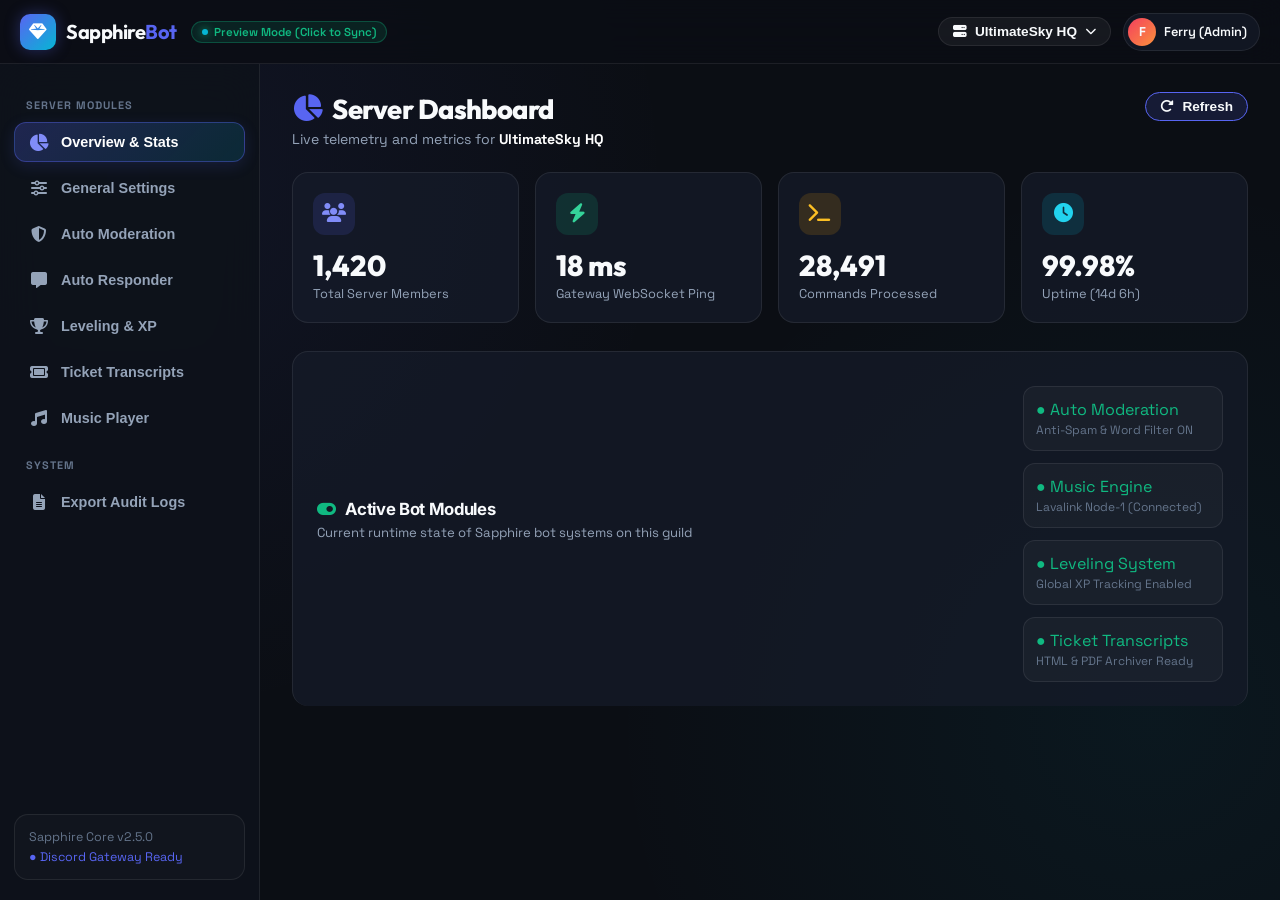
<file: index.html>
<!DOCTYPE html>
<html lang="en">
<head>
    <meta charset="UTF-8">
    <meta name="viewport" content="width=device-width, initial-scale=1.0, maximum-scale=1.0, user-scalable=no">
    <title>Sapphire Bot — Advanced Discord Web Dashboard</title>
    <meta name="description" content="Manage your Discord server with Sapphire Bot: Automod, Leveling, Web Music Player, and Ticket Transcripts.">
    <link rel="preconnect" href="https://fonts.googleapis.com">
    <link rel="preconnect" href="https://fonts.gstatic.com" crossorigin>
    <link href="https://fonts.googleapis.com/css2?family=Outfit:wght@400;500;600;700;800&family=Space+Grotesk:wght@400;500;600;700&family=JetBrains+Mono:wght@400;600&display=swap" rel="stylesheet">
    <link rel="stylesheet" href="https://cdnjs.cloudflare.com/ajax/libs/font-awesome/6.4.2/css/all.min.css">
    <link rel="stylesheet" href="static/css/style.css">
    <style>
        /* Mobile-First Refined Dashboard Enhancements */
        :root {
            --bg-base: #0B0E14;
            --bg-sidebar: rgba(14, 18, 27, 0.95);
            --bg-card: rgba(22, 28, 42, 0.7);
            --bg-card-hover: rgba(30, 38, 56, 0.85);
            --accent-primary: #5865F2;
            --accent-glow: rgba(88, 101, 242, 0.35);
            --accent-emerald: #10B981;
            --accent-amber: #F59E0B;
            --accent-rose: #F43F5E;
            --accent-cyan: #06B6D4;
            --border-glass: rgba(255, 255, 255, 0.08);
            --border-highlight: rgba(88, 101, 242, 0.4);
            --text-primary: #F8FAFC;
            --text-secondary: #94A3B8;
            --text-muted: #64748B;
        }

        * {
            box-sizing: border-box;
            margin: 0;
            padding: 0;
            -webkit-tap-highlight-color: transparent;
        }

        body {
            font-family: 'Space Grotesk', -apple-system, BlinkMacSystemFont, sans-serif;
            background-color: var(--bg-base);
            color: var(--text-primary);
            min-height: 100vh;
            display: flex;
            flex-direction: column;
            background-image: 
                radial-gradient(circle at 10% 20%, rgba(88, 101, 242, 0.08) 0%, transparent 40%),
                radial-gradient(circle at 90% 80%, rgba(6, 182, 212, 0.06) 0%, transparent 40%);
            background-attachment: fixed;
            overflow-x: hidden;
        }

        /* Top Navbar */
        .dash-navbar {
            height: 64px;
            background: rgba(11, 14, 20, 0.85);
            backdrop-filter: blur(16px);
            border-bottom: 1px solid var(--border-glass);
            display: flex;
            align-items: center;
            justify-content: space-between;
            padding: 0 20px;
            position: sticky;
            top: 0;
            z-index: 100;
        }

        .navbar-left {
            display: flex;
            align-items: center;
            gap: 14px;
        }

        .mobile-menu-btn {
            display: none;
            background: rgba(255, 255, 255, 0.05);
            border: 1px solid var(--border-glass);
            color: var(--text-primary);
            width: 38px;
            height: 38px;
            border-radius: 10px;
            cursor: pointer;
            align-items: center;
            justify-content: center;
            font-size: 1.1rem;
            transition: all 0.2s;
        }

        .mobile-menu-btn:hover {
            background: rgba(255, 255, 255, 0.1);
        }

        .brand-box {
            display: flex;
            align-items: center;
            gap: 10px;
            text-decoration: none;
            color: inherit;
        }

        .brand-logo {
            width: 36px;
            height: 36px;
            background: linear-gradient(135deg, #5865F2, #06B6D4);
            border-radius: 10px;
            display: flex;
            align-items: center;
            justify-content: center;
            color: #fff;
            font-size: 1.1rem;
            box-shadow: 0 0 15px var(--accent-glow);
        }

        .brand-name {
            font-family: 'Outfit', sans-serif;
            font-weight: 700;
            font-size: 1.25rem;
            letter-spacing: -0.5px;
        }

        .brand-name span {
            color: #5865F2;
        }

        .status-pill {
            display: inline-flex;
            align-items: center;
            gap: 6px;
            background: rgba(16, 185, 129, 0.12);
            border: 1px solid rgba(16, 185, 129, 0.3);
            color: var(--accent-emerald);
            padding: 3px 10px;
            border-radius: 20px;
            font-size: 0.72rem;
            font-weight: 600;
        }

        .status-dot {
            width: 6px;
            height: 6px;
            background: var(--accent-emerald);
            border-radius: 50%;
            box-shadow: 0 0 8px var(--accent-emerald);
            animation: pulse-dot 2s infinite;
        }

        @keyframes pulse-dot {
            0%, 100% { transform: scale(1); opacity: 1; }
            50% { transform: scale(1.3); opacity: 0.6; }
        }

        .navbar-right {
            display: flex;
            align-items: center;
            gap: 12px;
        }

        .server-switcher-btn {
            background: rgba(255, 255, 255, 0.05);
            border: 1px solid var(--border-glass);
            color: var(--text-primary);
            padding: 6px 14px;
            border-radius: 20px;
            font-size: 0.85rem;
            font-weight: 600;
            display: flex;
            align-items: center;
            gap: 8px;
            cursor: pointer;
            transition: all 0.2s;
        }

        .server-switcher-btn:hover {
            border-color: var(--border-highlight);
            background: rgba(88, 101, 242, 0.15);
        }

        .user-profile-badge {
            display: flex;
            align-items: center;
            gap: 8px;
            background: var(--bg-card);
            border: 1px solid var(--border-glass);
            padding: 4px 12px 4px 4px;
            border-radius: 30px;
        }

        .user-avatar {
            width: 28px;
            height: 28px;
            border-radius: 50%;
            background: linear-gradient(135deg, #F43F5E, #FB923C);
            display: flex;
            align-items: center;
            justify-content: center;
            font-size: 0.8rem;
            font-weight: 700;
        }

        .user-name {
            font-size: 0.8rem;
            font-weight: 600;
        }

        /* Layout Main */
        .dash-container {
            display: flex;
            flex: 1;
            min-height: calc(100vh - 64px);
        }

        /* Sidebar */
        .dash-sidebar {
            width: 260px;
            background: var(--bg-sidebar);
            border-right: 1px solid var(--border-glass);
            backdrop-filter: blur(20px);
            display: flex;
            flex-direction: column;
            padding: 20px 14px;
            gap: 6px;
            flex-shrink: 0;
            transition: transform 0.3s cubic-bezier(0.16, 1, 0.3, 1);
            z-index: 90;
        }

        .sidebar-section-label {
            font-size: 0.68rem;
            font-weight: 700;
            color: var(--text-muted);
            text-transform: uppercase;
            letter-spacing: 1px;
            padding: 8px 12px 4px;
            margin-top: 6px;
        }

        .nav-btn {
            display: flex;
            align-items: center;
            gap: 12px;
            padding: 11px 14px;
            border-radius: 12px;
            color: var(--text-secondary);
            text-decoration: none;
            font-size: 0.9rem;
            font-weight: 600;
            border: 1px solid transparent;
            background: transparent;
            cursor: pointer;
            width: 100%;
            text-align: left;
            transition: all 0.2s;
        }

        .nav-btn i {
            font-size: 1rem;
            width: 20px;
            text-align: center;
            transition: transform 0.2s;
        }

        .nav-btn:hover {
            color: var(--text-primary);
            background: rgba(255, 255, 255, 0.04);
            border-color: rgba(255, 255, 255, 0.05);
        }

        .nav-btn.active {
            color: #fff;
            background: linear-gradient(135deg, rgba(88, 101, 242, 0.25), rgba(6, 182, 212, 0.15));
            border-color: var(--border-highlight);
            box-shadow: 0 4px 15px rgba(88, 101, 242, 0.15);
        }

        .nav-btn.active i {
            color: #818CF8;
            transform: scale(1.1);
        }

        .sidebar-footer {
            margin-top: auto;
            padding: 14px;
            border-radius: 14px;
            background: rgba(255, 255, 255, 0.02);
            border: 1px solid var(--border-glass);
            font-size: 0.78rem;
            color: var(--text-muted);
        }

        /* Content Area */
        .dash-content {
            flex: 1;
            padding: 28px 32px;
            overflow-y: auto;
            max-width: 1280px;
            margin: 0 auto;
            width: 100%;
        }

        .tab-pane {
            display: none;
            animation: fadeIn 0.25s ease-out forwards;
        }

        .tab-pane.active {
            display: block;
        }

        @keyframes fadeIn {
            from { opacity: 0; transform: translateY(8px); }
            to { opacity: 1; transform: translateY(0); }
        }

        /* Section Header */
        .content-header {
            margin-bottom: 24px;
            display: flex;
            justify-content: space-between;
            align-items: flex-start;
            flex-wrap: wrap;
            gap: 16px;
        }

        .content-title {
            font-family: 'Outfit', sans-serif;
            font-size: 1.7rem;
            font-weight: 800;
            display: flex;
            align-items: center;
            gap: 10px;
        }

        .content-desc {
            color: var(--text-secondary);
            font-size: 0.88rem;
            margin-top: 4px;
        }

        /* Metrics / Stats Grid */
        .stats-grid {
            display: grid;
            grid-template-columns: repeat(auto-fit, minmax(220px, 1fr));
            gap: 16px;
            margin-bottom: 28px;
        }

        .stat-card {
            background: var(--bg-card);
            border: 1px solid var(--border-glass);
            border-radius: 16px;
            padding: 20px;
            position: relative;
            overflow: hidden;
            transition: all 0.25s;
        }

        .stat-card:hover {
            border-color: var(--border-highlight);
            transform: translateY(-2px);
            box-shadow: 0 8px 25px rgba(0, 0, 0, 0.4);
        }

        .stat-icon-wrap {
            width: 42px;
            height: 42px;
            border-radius: 12px;
            display: flex;
            align-items: center;
            justify-content: center;
            font-size: 1.2rem;
            margin-bottom: 12px;
        }

        .stat-value {
            font-family: 'Outfit', sans-serif;
            font-size: 1.8rem;
            font-weight: 800;
            color: var(--text-primary);
        }

        .stat-label {
            font-size: 0.8rem;
            color: var(--text-secondary);
            margin-top: 2px;
        }

        /* Setting Card */
        .setting-card {
            background: var(--bg-card);
            border: 1px solid var(--border-glass);
            border-radius: 16px;
            padding: 24px;
            margin-bottom: 20px;
            transition: all 0.2s;
        }

        .setting-card:hover {
            border-color: rgba(255, 255, 255, 0.12);
        }

        .setting-header {
            display: flex;
            align-items: center;
            justify-content: space-between;
            margin-bottom: 16px;
            gap: 12px;
        }

        .setting-info h3 {
            font-size: 1.05rem;
            font-weight: 700;
            color: var(--text-primary);
        }

        .setting-info p {
            font-size: 0.82rem;
            color: var(--text-secondary);
            margin-top: 4px;
        }

        /* Switch Toggle */
        .switch {
            position: relative;
            display: inline-block;
            width: 48px;
            height: 26px;
            flex-shrink: 0;
        }

        .switch input {
            opacity: 0;
            width: 0;
            height: 0;
        }

        .slider {
            position: absolute;
            cursor: pointer;
            top: 0; left: 0; right: 0; bottom: 0;
            background-color: rgba(255, 255, 255, 0.12);
            transition: .3s;
            border-radius: 34px;
            border: 1px solid var(--border-glass);
        }

        .slider:before {
            position: absolute;
            content: "";
            height: 18px;
            width: 18px;
            left: 3px;
            bottom: 3px;
            background-color: white;
            transition: .3s;
            border-radius: 50%;
        }

        input:checked + .slider {
            background-color: var(--accent-primary);
            box-shadow: 0 0 12px var(--accent-glow);
        }

        input:checked + .slider:before {
            transform: translateX(22px);
        }

        /* Form Inputs */
        .form-row {
            display: grid;
            grid-template-columns: repeat(auto-fit, minmax(240px, 1fr));
            gap: 16px;
            margin-top: 14px;
        }

        .form-group {
            display: flex;
            flex-direction: column;
            gap: 6px;
        }

        .form-label {
            font-size: 0.8rem;
            font-weight: 600;
            color: var(--text-secondary);
        }

        .sapphire-input {
            width: 100%;
            background: rgba(11, 14, 20, 0.7);
            border: 1px solid var(--border-glass);
            border-radius: 10px;
            padding: 10px 14px;
            color: var(--text-primary);
            font-family: inherit;
            font-size: 0.88rem;
            outline: none;
            transition: all 0.2s;
        }

        .sapphire-input:focus {
            border-color: var(--accent-primary);
            box-shadow: 0 0 0 3px rgba(88, 101, 242, 0.2);
        }

        /* Tag Cloud for Bad Words */
        .tags-container {
            display: flex;
            flex-wrap: wrap;
            gap: 8px;
            margin-top: 12px;
            padding: 10px;
            background: rgba(0, 0, 0, 0.2);
            border-radius: 12px;
            border: 1px solid var(--border-glass);
            min-height: 48px;
        }

        .word-tag {
            background: rgba(244, 63, 94, 0.15);
            border: 1px solid rgba(244, 63, 94, 0.35);
            color: #FDA4AF;
            font-size: 0.78rem;
            font-weight: 600;
            padding: 4px 10px;
            border-radius: 20px;
            display: inline-flex;
            align-items: center;
            gap: 6px;
        }

        .word-tag button {
            background: transparent;
            border: none;
            color: #FDA4AF;
            cursor: pointer;
            font-size: 0.75rem;
            display: flex;
            align-items: center;
        }

        .word-tag button:hover {
            color: #fff;
        }

        /* Music Player Special Component */
        .now-playing-card {
            background: linear-gradient(135deg, rgba(29, 185, 84, 0.12), rgba(15, 23, 42, 0.9));
            border: 1px solid rgba(29, 185, 84, 0.3);
            border-radius: 20px;
            padding: 24px;
            display: flex;
            flex-direction: column;
            gap: 18px;
            margin-bottom: 24px;
            box-shadow: 0 10px 30px rgba(0, 0, 0, 0.3);
        }

        .track-hero {
            display: flex;
            align-items: center;
            gap: 20px;
        }

        .track-thumb {
            width: 84px;
            height: 84px;
            border-radius: 14px;
            background: #121212;
            display: flex;
            align-items: center;
            justify-content: center;
            font-size: 2.2rem;
            color: #1DB954;
            box-shadow: 0 6px 20px rgba(0, 0, 0, 0.5);
            flex-shrink: 0;
        }

        .track-meta {
            flex: 1;
            min-width: 0;
        }

        .track-title {
            font-size: 1.25rem;
            font-weight: 700;
            color: #fff;
            white-space: nowrap;
            overflow: hidden;
            text-overflow: ellipsis;
        }

        .track-artist {
            color: var(--text-secondary);
            font-size: 0.88rem;
            margin-top: 2px;
        }

        .player-bar-wrap {
            width: 100%;
        }

        .player-bar {
            height: 6px;
            background: rgba(255, 255, 255, 0.1);
            border-radius: 10px;
            overflow: hidden;
            cursor: pointer;
        }

        .player-bar-fill {
            height: 100%;
            background: linear-gradient(90deg, #1DB954, #1ed760);
            width: 48%;
            border-radius: 10px;
            transition: width 0.3s;
        }

        .player-time {
            display: flex;
            justify-content: space-between;
            font-size: 0.75rem;
            color: var(--text-muted);
            margin-top: 6px;
            font-family: 'JetBrains Mono', monospace;
        }

        .player-ctrls {
            display: flex;
            align-items: center;
            justify-content: center;
            gap: 16px;
        }

        .ctrl-btn {
            background: rgba(255, 255, 255, 0.06);
            border: 1px solid var(--border-glass);
            color: var(--text-primary);
            width: 40px;
            height: 40px;
            border-radius: 50%;
            display: flex;
            align-items: center;
            justify-content: center;
            cursor: pointer;
            transition: all 0.2s;
        }

        .ctrl-btn:hover {
            background: rgba(255, 255, 255, 0.15);
            transform: scale(1.05);
        }

        .ctrl-btn.play-btn {
            width: 48px;
            height: 48px;
            background: #1DB954;
            color: #000;
            border: none;
            font-size: 1.1rem;
            box-shadow: 0 0 20px rgba(29, 185, 84, 0.4);
        }

        .ctrl-btn.play-btn:hover {
            background: #1ed760;
            transform: scale(1.1);
        }

        /* Leaderboard Table */
        .table-responsive {
            overflow-x: auto;
            border-radius: 14px;
            border: 1px solid var(--border-glass);
            background: var(--bg-card);
        }

        .lb-table {
            width: 100%;
            border-collapse: collapse;
            text-align: left;
        }

        .lb-table th {
            background: rgba(255, 255, 255, 0.02);
            padding: 12px 16px;
            font-size: 0.75rem;
            font-weight: 700;
            color: var(--text-muted);
            text-transform: uppercase;
            border-bottom: 1px solid var(--border-glass);
        }

        .lb-table td {
            padding: 14px 16px;
            border-bottom: 1px solid rgba(255, 255, 255, 0.04);
            font-size: 0.88rem;
        }

        .lb-table tr:hover td {
            background: rgba(255, 255, 255, 0.02);
        }

        .rank-badge {
            display: inline-flex;
            align-items: center;
            justify-content: center;
            width: 26px;
            height: 26px;
            border-radius: 50%;
            font-weight: 700;
            font-size: 0.8rem;
        }

        .rank-1 { background: linear-gradient(135deg, #F59E0B, #D97706); color: #000; }
        .rank-2 { background: linear-gradient(135deg, #94A3B8, #64748B); color: #fff; }
        .rank-3 { background: linear-gradient(135deg, #B45309, #78350F); color: #fff; }

        /* Floating Save Bar */
        .save-bar {
            position: fixed;
            bottom: 24px;
            left: 50%;
            transform: translateX(-50%) translateY(120px);
            background: rgba(15, 23, 42, 0.95);
            border: 1px solid var(--border-highlight);
            backdrop-filter: blur(20px);
            padding: 12px 24px;
            border-radius: 30px;
            display: flex;
            align-items: center;
            gap: 16px;
            box-shadow: 0 10px 40px rgba(0, 0, 0, 0.6);
            z-index: 1000;
            transition: transform 0.3s cubic-bezier(0.16, 1, 0.3, 1);
        }

        .save-bar.show {
            transform: translateX(-50%) translateY(0);
        }

        .btn-save {
            background: var(--accent-primary);
            color: #fff;
            border: none;
            padding: 8px 20px;
            border-radius: 20px;
            font-weight: 600;
            font-size: 0.85rem;
            cursor: pointer;
            transition: all 0.2s;
        }

        .btn-save:hover {
            background: #4752C4;
            box-shadow: 0 0 15px var(--accent-glow);
        }

        .btn-reset {
            background: transparent;
            color: var(--text-secondary);
            border: none;
            font-size: 0.85rem;
            cursor: pointer;
        }

        .btn-reset:hover {
            color: #fff;
        }

        /* Overlay for Mobile Sidebar */
        .sidebar-backdrop {
            display: none;
            position: fixed;
            inset: 0;
            background: rgba(0, 0, 0, 0.6);
            backdrop-filter: blur(4px);
            z-index: 85;
        }

        /* Responsive Breakpoints */
        @media (max-width: 1024px) {
            .dash-sidebar {
                position: fixed;
                top: 64px;
                bottom: 0;
                left: 0;
                transform: translateX(-100%);
                box-shadow: 10px 0 30px rgba(0,0,0,0.5);
            }

            .dash-sidebar.open {
                transform: translateX(0);
            }

            .sidebar-backdrop.active {
                display: block;
            }

            .mobile-menu-btn {
                display: flex;
            }

            .dash-content {
                padding: 20px 16px;
            }
        }

        @media (max-width: 640px) {
            .navbar-right .user-name {
                display: none;
            }

            .server-switcher-btn span {
                display: none;
            }

            .stats-grid {
                grid-template-columns: 1fr;
            }

            .content-title {
                font-size: 1.4rem;
            }

            .save-bar {
                width: 90%;
                justify-content: space-between;
            }
        }
    </style>
</head>
<body>

    <!-- Top Navigation Header -->
    <header class="dash-navbar">
        <div class="navbar-left">
            <button class="mobile-menu-btn" id="mobileMenuToggle" aria-label="Toggle menu">
                <i class="fa-solid fa-bars"></i>
            </button>
            <a href="#" class="brand-box">
                <div class="brand-logo">
                    <i class="fa-solid fa-gem"></i>
                </div>
                <div class="brand-name">Sapphire<span>Bot</span></div>
            </a>
            <div class="status-pill">
                <span class="status-dot"></span>
                <span>Online (18ms)</span>
            </div>
        </div>

        <div class="navbar-right">
            <!-- Server Switcher -->
            <button class="server-switcher-btn" id="btnServerSwitch">
                <i class="fa-solid fa-server"></i>
                <span id="currentServerName">UltimateSky HQ</span>
                <i class="fa-solid fa-chevron-down" style="font-size: 0.7rem;"></i>
            </button>

            <!-- User Badge -->
            <div class="user-profile-badge">
                <div class="user-avatar">F</div>
                <span class="user-name">Ferry (Admin)</span>
            </div>
        </div>
    </header>

    <!-- Mobile Backdrop -->
    <div class="sidebar-backdrop" id="sidebarBackdrop"></div>

    <!-- Main Container -->
    <div class="dash-container">
        
        <!-- Sidebar Navigation -->
        <aside class="dash-sidebar" id="dashSidebar">
            <div class="sidebar-section-label">Server Modules</div>
            
            <button class="nav-btn active" data-tab="overview">
                <i class="fa-solid fa-chart-pie"></i>
                <span>Overview &amp; Stats</span>
            </button>
            
            <button class="nav-btn" data-tab="general">
                <i class="fa-solid fa-sliders"></i>
                <span>General Settings</span>
            </button>

            <button class="nav-btn" data-tab="automod">
                <i class="fa-solid fa-shield-halved"></i>
                <span>Auto Moderation</span>
            </button>

            <button class="nav-btn" data-tab="autoresponder">
                <i class="fa-solid fa-message"></i>
                <span>Auto Responder</span>
            </button>

            <button class="nav-btn" data-tab="leveling">
                <i class="fa-solid fa-trophy"></i>
                <span>Leveling &amp; XP</span>
            </button>

            <button class="nav-btn" data-tab="tickets">
                <i class="fa-solid fa-ticket"></i>
                <span>Ticket Transcripts</span>
            </button>

            <button class="nav-btn" data-tab="music">
                <i class="fa-solid fa-music"></i>
                <span>Music Player</span>
            </button>

            <div class="sidebar-section-label">System</div>
            <button class="nav-btn" onclick="showToast('Mengunduh audit log database...')">
                <i class="fa-solid fa-file-lines"></i>
                <span>Export Audit Logs</span>
            </button>

            <div class="sidebar-footer">
                <div>Sapphire Core v2.5.0</div>
                <div style="margin-top: 4px; color: #5865F2;">● Discord Gateway Ready</div>
            </div>
        </aside>

        <!-- Dynamic Content Body -->
        <main class="dash-content">

            <!-- TAB 1: OVERVIEW -->
            <section class="tab-pane active" id="tab-overview">
                <div class="content-header">
                    <div>
                        <h1 class="content-title"><i class="fa-solid fa-chart-pie" style="color: #5865F2;"></i> Server Dashboard</h1>
                        <p class="content-desc">Live telemetry and metrics for <strong style="color:#fff;" id="ovServerLabel">UltimateSky HQ</strong></p>
                    </div>
                    <button class="server-switcher-btn" style="background: rgba(88, 101, 242, 0.15); border-color: var(--accent-primary);" onclick="showToast('Server metrics synced!')">
                        <i class="fa-solid fa-rotate-right"></i> Refresh
                    </button>
                </div>

                <!-- Stats Grid -->
                <div class="stats-grid">
                    <div class="stat-card">
                        <div class="stat-icon-wrap" style="background: rgba(88, 101, 242, 0.15); color: #818CF8;">
                            <i class="fa-solid fa-users"></i>
                        </div>
                        <div class="stat-value" id="statMemberCount">1,420</div>
                        <div class="stat-label">Total Server Members</div>
                    </div>

                    <div class="stat-card">
                        <div class="stat-icon-wrap" style="background: rgba(16, 185, 129, 0.15); color: #34D399;">
                            <i class="fa-solid fa-bolt"></i>
                        </div>
                        <div class="stat-value" id="statPing">18 ms</div>
                        <div class="stat-label">Gateway WebSocket Ping</div>
                    </div>

                    <div class="stat-card">
                        <div class="stat-icon-wrap" style="background: rgba(245, 158, 11, 0.15); color: #FBBF24;">
                            <i class="fa-solid fa-terminal"></i>
                        </div>
                        <div class="stat-value" id="statCommands">28,491</div>
                        <div class="stat-label">Commands Processed</div>
                    </div>

                    <div class="stat-card">
                        <div class="stat-icon-wrap" style="background: rgba(6, 182, 212, 0.15); color: #22D3EE;">
                            <i class="fa-solid fa-clock"></i>
                        </div>
                        <div class="stat-value" id="statUptime">99.98%</div>
                        <div class="stat-label">Uptime (14d 6h)</div>
                    </div>
                </div>

                <!-- Quick Module Status -->
                <div class="setting-card">
                    <div class="setting-header">
                        <div class="setting-info">
                            <h3><i class="fa-solid fa-toggle-on" style="color: #10B981; margin-right: 6px;"></i> Active Bot Modules</h3>
                            <p>Current runtime state of Sapphire bot systems on this guild</p>
                        </div>
                    </div>
                    <div style="display: grid; grid-template-columns: repeat(auto-fit, minmax(200px, 1fr)); gap: 12px; margin-top: 10px;">
                        <div style="background: rgba(255,255,255,0.03); border: 1px solid var(--border-glass); border-radius: 12px; padding: 12px;">
                            <span style="color: #10B981;">● Auto Moderation</span>
                            <div style="font-size: 0.75rem; color: var(--text-muted); margin-top: 2px;">Anti-Spam &amp; Word Filter ON</div>
                        </div>
                        <div style="background: rgba(255,255,255,0.03); border: 1px solid var(--border-glass); border-radius: 12px; padding: 12px;">
                            <span style="color: #10B981;">● Music Engine</span>
                            <div style="font-size: 0.75rem; color: var(--text-muted); margin-top: 2px;">Lavalink Node-1 (Connected)</div>
                        </div>
                        <div style="background: rgba(255,255,255,0.03); border: 1px solid var(--border-glass); border-radius: 12px; padding: 12px;">
                            <span style="color: #10B981;">● Leveling System</span>
                            <div style="font-size: 0.75rem; color: var(--text-muted); margin-top: 2px;">Global XP Tracking Enabled</div>
                        </div>
                        <div style="background: rgba(255,255,255,0.03); border: 1px solid var(--border-glass); border-radius: 12px; padding: 12px;">
                            <span style="color: #10B981;">● Ticket Transcripts</span>
                            <div style="font-size: 0.75rem; color: var(--text-muted); margin-top: 2px;">HTML &amp; PDF Archiver Ready</div>
                        </div>
                    </div>
                </div>
            </section>

            <!-- TAB 2: GENERAL SETTINGS -->
            <section class="tab-pane" id="tab-general">
                <div class="content-header">
                    <div>
                        <h1 class="content-title"><i class="fa-solid fa-sliders" style="color: #5865F2;"></i> General Configuration</h1>
                        <p class="content-desc">Customize prefixes, channels, roles, and welcome notifications.</p>
                    </div>
                </div>

                <div class="setting-card">
                    <div class="setting-header">
                        <div class="setting-info">
                            <h3>Bot Master Switch</h3>
                            <p>Enable or disable Sapphire responses on this server</p>
                        </div>
                        <label class="switch">
                            <input type="checkbox" id="chkBotMaster" checked onchange="triggerChange()">
                            <span class="slider"></span>
                        </label>
                    </div>
                </div>

                <div class="setting-card">
                    <div class="setting-header">
                        <div class="setting-info">
                            <h3>Server Prefix &amp; Audit Logging</h3>
                            <p>Configure bot command trigger and log destination</p>
                        </div>
                    </div>
                    <div class="form-row">
                        <div class="form-group">
                            <label class="form-label">Command Prefix</label>
                            <input type="text" id="inputPrefix" class="sapphire-input" value="!" oninput="triggerChange()">
                        </div>
                        <div class="form-group">
                            <label class="form-label">Audit Log Channel</label>
                            <select class="sapphire-input" id="selectLogChannel" onchange="triggerChange()">
                                <option value="">Pilih Channel</option>
                            </select>
                        </div>
                        <div class="form-group">
                            <label class="form-label">Auto Role for New Members</label>
                            <select class="sapphire-input" id="selectAutoRole" onchange="triggerChange()">
                                <option value="">Pilih Role</option>
                            </select>
                        </div>
                    </div>
                </div>

                <div class="setting-card">
                    <div class="setting-header">
                        <div class="setting-info">
                            <h3>Welcome &amp; Goodbye Embed</h3>
                            <p>Send custom rich cards when a user joins the server</p>
                        </div>
                        <label class="switch">
                            <input type="checkbox" id="chkWelcome" checked onchange="triggerChange()">
                            <span class="slider"></span>
                        </label>
                    </div>
                    <div class="form-row">
                        <div class="form-group" style="grid-column: 1 / -1;">
                            <label class="form-label">Custom Welcome Message</label>
                            <textarea class="sapphire-input" id="inputWelcomeMessage" rows="3" oninput="triggerChange()">Selamat datang {user} di server {server}! Jangan lupa baca #rules dan ambil role di #roles ya!</textarea>
                        </div>
                    </div>
                </div>
            </section>

            <!-- TAB 3: AUTO MODERATION -->
            <section class="tab-pane" id="tab-automod">
                <div class="content-header">
                    <div>
                        <h1 class="content-title"><i class="fa-solid fa-shield-halved" style="color: #F43F5E;"></i> Auto Moderation</h1>
                        <p class="content-desc">Protect your community against spam, discord invite links, and profanity.</p>
                    </div>
                </div>

                <div class="setting-card">
                    <div class="setting-header">
                        <div class="setting-info">
                            <h3>Anti-Spam Filter</h3>
                            <p>Automatically timeout members sending >5 messages within 3 seconds</p>
                        </div>
                        <label class="switch">
                            <input type="checkbox" id="chkAntiSpam" checked onchange="triggerChange()">
                            <span class="slider"></span>
                        </label>
                    </div>
                </div>

                <div class="setting-card">
                    <div class="setting-header">
                        <div class="setting-info">
                            <h3>Anti-Invite Link Protection</h3>
                            <p>Instantly delete unauthorized Discord invite links from non-admins</p>
                        </div>
                        <label class="switch">
                            <input type="checkbox" id="chkAntiLink" checked onchange="triggerChange()">
                            <span class="slider"></span>
                        </label>
                    </div>
                </div>

                <div class="setting-card">
                    <div class="setting-header">
                        <div class="setting-info">
                            <h3>Profanity &amp; Bad Words Blacklist</h3>
                            <p>Delete messages containing blocked words and log incidents</p>
                        </div>
                    </div>
                    <div style="display: flex; gap: 8px; margin-top: 10px;">
                        <input type="text" id="newBadWord" class="sapphire-input" placeholder="Ketik kata yang ingin diblokir..." style="flex: 1;">
                        <button class="btn-save" onclick="addCustomBadWord()"><i class="fa-solid fa-plus"></i> Tambah</button>
                    </div>
                    <div class="tags-container" id="badWordsContainer">
                        <span class="word-tag" data-word="toxic">toxic <button onclick="removeBadWord(this)"><i class="fa-solid fa-xmark"></i></button></span>
                        <span class="word-tag" data-word="scam">scam <button onclick="removeBadWord(this)"><i class="fa-solid fa-xmark"></i></button></span>
                        <span class="word-tag" data-word="free-nitro">free-nitro <button onclick="removeBadWord(this)"><i class="fa-solid fa-xmark"></i></button></span>
                        <span class="word-tag" data-word="hack">hack <button onclick="removeBadWord(this)"><i class="fa-solid fa-xmark"></i></button></span>
                    </div>
                </div>
            </section>

            <!-- TAB 4: AUTO RESPONDER -->
            <section class="tab-pane" id="tab-autoresponder">
                <div class="content-header">
                    <div>
                        <h1 class="content-title"><i class="fa-solid fa-message" style="color: #06B6D4;"></i> Custom Auto Responder</h1>
                        <p class="content-desc">Create automated keyword triggers and replies without coding.</p>
                    </div>
                </div>

                <div class="setting-card">
                    <div class="setting-header">
                        <div class="setting-info">
                            <h3>Buat Trigger Baru</h3>
                            <p>Bot akan otomatis membalas saat kata kunci dikirim di chat</p>
                        </div>
                    </div>
                    <div class="form-row">
                        <div class="form-group">
                            <label class="form-label">Trigger Keyword</label>
                            <input type="text" id="arTrigger" class="sapphire-input" placeholder="contoh: !ip / halo / link">
                        </div>
                        <div class="form-group">
                            <label class="form-label">Bot Response</label>
                            <input type="text" id="arReply" class="sapphire-input" placeholder="contoh: IP server adalah play.ultimatesky.net">
                        </div>
                    </div>
                    <button class="btn-save" style="margin-top: 14px;" onclick="addAutoResponder()"><i class="fa-solid fa-plus"></i> Simpan Responder</button>

                    <div style="margin-top: 20px;" id="arList">
                        <div style="background: rgba(255,255,255,0.03); border: 1px solid var(--border-glass); border-radius: 12px; padding: 12px 16px; display: flex; justify-content: space-between; align-items: center; margin-bottom: 8px;">
                            <div>
                                <span style="font-family: 'JetBrains Mono'; color: #06B6D4; font-weight: 700;">!rules</span>
                                <div style="color: var(--text-secondary); font-size: 0.82rem; margin-top: 2px;">Silakan baca aturan lengkap server kami di #announcements!</div>
                            </div>
                            <button class="btn-reset" style="color: #F43F5E;" onclick="this.parentElement.remove(); showToast('Responder dihapus!')"><i class="fa-solid fa-trash"></i></button>
                        </div>
                    </div>
                </div>
            </section>

            <!-- TAB 5: LEVELING & LEADERBOARD -->
            <section class="tab-pane" id="tab-leveling">
                <div class="content-header">
                    <div>
                        <h1 class="content-title"><i class="fa-solid fa-trophy" style="color: #F59E0B;"></i> Leveling &amp; Leaderboard</h1>
                        <p class="content-desc">Reward active members with XP, rank badges, and automatic role rewards.</p>
                    </div>
                </div>

                <div class="table-responsive">
                    <table class="lb-table">
                        <thead>
                            <tr>
                                <th>Rank</th>
                                <th>Member</th>
                                <th>Level</th>
                                <th>Total XP</th>
                                <th>Role Tier</th>
                            </tr>
                        </thead>
                        <tbody id="leaderboardBody">
                            <tr>
                                <td><span class="rank-badge rank-1">1</span></td>
                                <td><strong>Ferry#0001</strong></td>
                                <td><span style="color: #F59E0B; font-weight: 700;">Level 48</span></td>
                                <td>142,500 XP</td>
                                <td><span style="background: rgba(245,158,11,0.15); color: #F59E0B; padding: 2px 8px; border-radius: 6px; font-size: 0.75rem; font-weight: 700;">🌟 Legend</span></td>
                            </tr>
                        </tbody>
                    </table>
                </div>
            </section>

            <!-- TAB 6: TICKETS & TRANSCRIPTS -->
            <section class="tab-pane" id="tab-tickets">
                <div class="content-header">
                    <div>
                        <h1 class="content-title"><i class="fa-solid fa-ticket" style="color: #10B981;"></i> Ticket Transcripts</h1>
                        <p class="content-desc">Saved cloud transcripts with full message logs, attachments, and PDF exports.</p>
                    </div>
                </div>

                <div class="setting-card">
                    <div style="display: flex; justify-content: space-between; align-items: center; border-bottom: 1px solid var(--border-glass); padding-bottom: 12px; margin-bottom: 14px;">
                        <div>
                            <strong style="color: #10B981;">ticket-0042</strong> — Billing Support
                            <div style="font-size: 0.78rem; color: var(--text-muted);">Opened by Ferry • Closed 2 hours ago</div>
                        </div>
                        <button class="server-switcher-btn" onclick="showToast('Transkrip HTML berhasil diekspor!')"><i class="fa-solid fa-download"></i> Unduh Transkrip</button>
                    </div>
                    <div style="background: rgba(0,0,0,0.3); border-radius: 10px; padding: 14px; font-family: 'JetBrains Mono', monospace; font-size: 0.8rem; line-height: 1.6; max-height: 180px; overflow-y: auto;">
                        <div style="color: #64748B;">[14:20:11] <strong>System:</strong> Ticket channel created by @Ferry</div>
                        <div style="color: #94A3B8;">[14:20:15] <strong>Ferry:</strong> Halo tim support, pembayaran diamond store saya pending di order #9821.</div>
                        <div style="color: #34D399;">[14:21:02] <strong>Staff_Bot:</strong> Halo! Data transaksi Anda sudah kami verifikasi dan diproses. Terima kasih!</div>
                        <div style="color: #64748B;">[14:22:00] <strong>System:</strong> Ticket closed and transcript archived.</div>
                    </div>
                </div>
            </section>

            <!-- TAB 7: MUSIC PLAYER -->
            <section class="tab-pane" id="tab-music">
                <div class="content-header">
                    <div>
                        <h1 class="content-title"><i class="fa-solid fa-music" style="color: #1DB954;"></i> Web Music Controller</h1>
                        <p class="content-desc">Live audio controller powered by high-speed Lavalink node.</p>
                    </div>
                </div>

                <!-- Live Now Playing Card -->
                <div class="now-playing-card">
                    <div class="track-hero">
                        <div class="track-thumb">
                            <i class="fa-solid fa-music"></i>
                        </div>
                        <div class="track-meta">
                            <div style="font-size: 0.75rem; font-weight: 700; color: #1DB954; text-transform: uppercase; letter-spacing: 0.5px;">● NOW PLAYING</div>
                            <div class="track-title" id="playerTitle">Cyberpunk 2077 — Night City OST</div>
                            <div class="track-artist">Requested by <strong style="color:#fff;">Ferry</strong> • High Quality 320kbps</div>
                        </div>
                    </div>

                    <div class="player-bar-wrap">
                        <div class="player-bar" onclick="seekTrack(event)">
                            <div class="player-bar-fill" id="playerFill"></div>
                        </div>
                        <div class="player-time">
                            <span id="playerCurrent">1:42</span>
                            <span>3:35</span>
                        </div>
                    </div>

                    <div class="player-ctrls">
                        <button class="ctrl-btn" onclick="showToast('Mode Repeat: Single')"><i class="fa-solid fa-repeat"></i></button>
                        <button class="ctrl-btn" onclick="showToast('Memutar lagu sebelumnya...')"><i class="fa-solid fa-backward-step"></i></button>
                        <button class="ctrl-btn play-btn" id="btnPlayPause" onclick="togglePlayMusic()"><i class="fa-solid fa-pause"></i></button>
                        <button class="ctrl-btn" onclick="showToast('Skip ke lagu berikutnya!')"><i class="fa-solid fa-forward-step"></i></button>
                        <button class="ctrl-btn" onclick="showToast('Volume disetel 80%')"><i class="fa-solid fa-volume-high"></i></button>
                    </div>
                </div>

                <!-- Music Queue -->
                <div class="setting-card">
                    <div class="setting-header">
                        <div class="setting-info">
                            <h3><i class="fa-solid fa-list-ol" style="margin-right: 6px;"></i> Antrean Lagu (Queue)</h3>
                            <p>3 lagu menunggu untuk diputar di voice channel <strong>🔊 General Voice</strong></p>
                        </div>
                    </div>
                    <div style="display: flex; flex-direction: column; gap: 8px;" id="queueList">
                        <div style="background: rgba(255,255,255,0.03); border: 1px solid var(--border-glass); border-radius: 10px; padding: 10px 14px; display: flex; justify-content: space-between; align-items: center;">
                            <div style="display: flex; align-items: center; gap: 12px;">
                                <span style="color: var(--text-muted); font-weight: 700;">1</span>
                                <div>
                                    <div style="font-weight: 600; font-size: 0.88rem;">The Weeknd — Blinding Lights</div>
                                    <div style="font-size: 0.75rem; color: var(--text-muted);">03:20 • Req by Alex</div>
                                </div>
                            </div>
                            <span style="font-size: 0.75rem; color: var(--text-muted);"><i class="fa-brands fa-youtube" style="color:#f43f5e;"></i> YouTube</span>
                        </div>
                        <div style="background: rgba(255,255,255,0.03); border: 1px solid var(--border-glass); border-radius: 10px; padding: 10px 14px; display: flex; justify-content: space-between; align-items: center;">
                            <div style="display: flex; align-items: center; gap: 12px;">
                                <span style="color: var(--text-muted); font-weight: 700;">2</span>
                                <div>
                                    <div style="font-weight: 600; font-size: 0.88rem;">Daft Punk — Get Lucky</div>
                                    <div style="font-size: 0.75rem; color: var(--text-muted);">04:08 • Req by Sarah</div>
                                </div>
                            </div>
                            <span style="font-size: 0.75rem; color: var(--text-muted);"><i class="fa-brands fa-spotify" style="color:#10b981;"></i> Spotify</span>
                        </div>
                    </div>
                </div>
            </section>

        </main>
    </div>

    <!-- Floating Save Changes Bar -->
    <div class="save-bar" id="saveBar">
        <span style="font-size: 0.88rem; font-weight: 600; color: #fff;">⚠️ Ada perubahan yang belum disimpan!</span>
        <div style="display: flex; gap: 10px;">
            <button class="btn-reset" onclick="dismissSaveBar()">Reset</button>
            <button class="btn-save" onclick="saveAllChanges()"><i class="fa-solid fa-floppy-disk"></i> Simpan</button>
        </div>
    </div>

    <!-- Interactive Script -->
    <script>
        // Tab Navigation
        const navButtons = document.querySelectorAll('.nav-btn[data-tab]');
        const tabPanes = document.querySelectorAll('.tab-pane');
        const dashSidebar = document.getElementById('dashSidebar');
        const sidebarBackdrop = document.getElementById('sidebarBackdrop');
        const mobileMenuToggle = document.getElementById('mobileMenuToggle');
        const saveBar = document.getElementById('saveBar');

        navButtons.forEach(btn => {
            btn.addEventListener('click', () => {
                const targetTab = btn.getAttribute('data-tab');
                
                navButtons.forEach(b => b.classList.remove('active'));
                tabPanes.forEach(pane => pane.classList.remove('active'));

                btn.classList.add('active');
                const targetEl = document.getElementById('tab-' + targetTab);
                if (targetEl) targetEl.classList.add('active');

                // Close mobile sidebar
                dashSidebar.classList.remove('open');
                sidebarBackdrop.classList.remove('active');
            });
        });

        // Mobile Sidebar Controls
        mobileMenuToggle.addEventListener('click', () => {
            dashSidebar.classList.toggle('open');
            sidebarBackdrop.classList.toggle('active');
        });

        sidebarBackdrop.addEventListener('click', () => {
            dashSidebar.classList.remove('open');
            sidebarBackdrop.classList.remove('active');
        });

        // Server Switcher & Data Sync Engine
        const mockServers = ["UltimateSky HQ", "UMN Dev Community", "Gamer Lounge", "Cyberpunk Hub"];
        let mockServerIdx = 0;
        let liveGuilds = [];
        let liveGuildIdx = 0;

        // Backend API Bridge & Live Sync Logic
        let storedUrl = localStorage.getItem('sapphire_backend_url');
        if (!storedUrl || storedUrl.includes('localhost') || storedUrl.includes('127.0.0.1')) {
            storedUrl = 'https://web-production-f87ac.up.railway.app';
            localStorage.setItem('sapphire_backend_url', storedUrl);
        }
        let backendUrl = storedUrl;
        let isBackendConnected = false;
        let activeGuildId = null;

        function applyGuildDetails(guild) {
            activeGuildId = guild.id;
            document.getElementById('currentServerName').textContent = guild.name;
            document.getElementById('ovServerLabel').textContent = guild.name;
            
            // Member count card
            if (guild.member_count !== undefined) {
                document.getElementById('statMemberCount').textContent = Number(guild.member_count).toLocaleString();
            }

            // Populate text channels dropdown selector
            const logSelect = document.getElementById('selectLogChannel');
            if (logSelect && guild.text_channels) {
                logSelect.innerHTML = '<option value="">Pilih Channel Logs</option>' + guild.text_channels.map(c => `<option value="${c.id}"># ${c.name}</option>`).join('');
            }

            // Populate roles dropdown selector
            const roleSelect = document.getElementById('selectAutoRole');
            if (roleSelect && guild.roles) {
                roleSelect.innerHTML = '<option value="">Pilih Auto Role</option>' + guild.roles.map(r => `<option value="${r.id}">@${r.name}</option>`).join('');
            }

            fetchGuildLiveData();
        }

        document.getElementById('btnServerSwitch').addEventListener('click', () => {
            if (isBackendConnected && liveGuilds.length > 0) {
                liveGuildIdx = (liveGuildIdx + 1) % liveGuilds.length;
                const guild = liveGuilds[liveGuildIdx];
                applyGuildDetails(guild);
                showToast(`Beralih ke server Discord: ${guild.name}`);
            } else {
                mockServerIdx = (mockServerIdx + 1) % mockServers.length;
                const name = mockServers[mockServerIdx];
                document.getElementById('currentServerName').textContent = name;
                document.getElementById('ovServerLabel').textContent = name;
                document.getElementById('statMemberCount').textContent = "1,420";
                showToast(`Beralih ke server simulasi: ${name}`);
            }
        });

        async function checkBackendConnection() {
            try {
                const res = await fetch(`${backendUrl}/api/bot_status`, { mode: 'cors' });
                if (res.ok) {
                    const data = await res.json();
                    isBackendConnected = true;
                    updateBackendStatusUI(true, data);
                    
                    // Update live ping
                    if (data.ping !== undefined) {
                        document.getElementById('statPing').textContent = `${data.ping} ms`;
                    }
                    
                    fetchLiveGuilds();
                } else {
                    isBackendConnected = false;
                    updateBackendStatusUI(false);
                }
            } catch (err) {
                isBackendConnected = false;
                updateBackendStatusUI(false);
            }
        }

        function updateBackendStatusUI(connected, data = {}) {
            const statusPill = document.querySelector('.status-pill');
            if (statusPill) {
                if (connected) {
                    statusPill.innerHTML = `<span class="status-dot" style="background:#10b981; box-shadow:0 0 10px #10b981;"></span><span style="color:#34d399;">Backend Online (${data.ping || 18}ms)</span>`;
                    statusPill.title = `Connected to Bot: ${data.bot_name || 'Sapphire Bot'}`;
                } else {
                    statusPill.innerHTML = `<span class="status-dot" style="background:#06b6d4;"></span><span>Preview Mode (Click to Sync)</span>`;
                    statusPill.style.cursor = 'pointer';
                    statusPill.onclick = promptBackendUrl;
                }
            }
        }

        function promptBackendUrl() {
            const input = prompt("Masukkan URL Backend Sapphire Bot (contoh: http://localhost:5000 atau URL hosting backend Anda):", backendUrl);
            if (input !== null) {
                backendUrl = input.trim().replace(/\/$/, '');
                localStorage.setItem('sapphire_backend_url', backendUrl);
                showToast(`Menghubungkan ke ${backendUrl}...`);
                checkBackendConnection();
            }
        }

        async function fetchLiveGuilds() {
            try {
                const res = await fetch(`${backendUrl}/api/guilds`, { mode: 'cors' });
                if (res.ok) {
                    const data = await res.json();
                    if (data.guilds && data.guilds.length > 0) {
                        liveGuilds = data.guilds;
                        liveGuildIdx = 0;
                        renderLiveGuilds();
                    }
                }
            } catch (e) {
                console.log('Error fetching live guilds:', e);
            }
        }

        function renderLiveGuilds() {
            if (!liveGuilds.length) return;
            const current = liveGuilds[liveGuildIdx];
            applyGuildDetails(current);
            showToast(`Sinkronisasi dengan server Discord: ${current.name}`, 'success');
            
            // Start live real-time polling loop
            fetchGuildLiveData();
            if (livePollInterval) clearInterval(livePollInterval);
            livePollInterval = setInterval(fetchGuildLiveData, 3000);
        }

        let livePollInterval = null;

        async function fetchGuildLiveData() {
            if (!isBackendConnected || !activeGuildId) return;
            try {
                const res = await fetch(`${backendUrl}/api/guild_data?guild_id=${activeGuildId}`, { mode: 'cors' });
                if (!res.ok) return;
                const data = await res.json();
                
                // 1. Update Leaderboard
                if (data.leaderboard && data.leaderboard.length > 0) {
                    const lbBody = document.getElementById('leaderboardBody');
                    if (lbBody) {
                        lbBody.innerHTML = data.leaderboard.map((item, idx) => {
                            let badgeClass = idx === 0 ? 'rank-1' : idx === 1 ? 'rank-2' : idx === 2 ? 'rank-3' : '';
                            let tierLabel = idx === 0 ? '🌟 Legend' : idx === 1 ? '💎 Diamond' : idx === 2 ? '🥇 Gold VIP' : 'Elite';
                            let tierStyle = idx === 0 ? 'background: rgba(245,158,11,0.15); color: #F59E0B;' : idx === 1 ? 'background: rgba(148,163,184,0.15); color: #94A3B8;' : idx === 2 ? 'background: rgba(180,83,9,0.15); color: #FBBF24;' : 'background: rgba(255,255,255,0.05); color: var(--text-secondary);';
                            return `
                                <tr>
                                    <td><span class="rank-badge ${badgeClass}">${idx + 1}</span></td>
                                    <td><strong>${item.username}</strong></td>
                                    <td><span style="color: #F59E0B; font-weight: 700;">Level ${item.level}</span></td>
                                    <td>${Number(item.xp).toLocaleString()} XP</td>
                                    <td><span style="${tierStyle} padding: 2px 8px; border-radius: 6px; font-size: 0.75rem; font-weight: 700;">${tierLabel}</span></td>
                                </tr>
                            `;
                        }).join('');
                    }
                }

                // 2. Update Bad Words
                if (data.bad_words && data.bad_words.length > 0) {
                    const container = document.getElementById('badWordsContainer');
                    if (container) {
                        container.innerHTML = data.bad_words.map(w => `
                            <span class="word-tag" data-word="${w}">${w} <button onclick="removeBadWord(this)"><i class="fa-solid fa-xmark"></i></button></span>
                        `).join('');
                    }
                }

                // 3. Update Auto Responder
                if (data.custom_commands && data.custom_commands.length > 0) {
                    const list = document.getElementById('arList');
                    if (list) {
                        list.innerHTML = data.custom_commands.map(cmd => `
                            <div style="background: rgba(255,255,255,0.03); border: 1px solid var(--border-glass); border-radius: 12px; padding: 12px 16px; display: flex; justify-content: space-between; align-items: center; margin-bottom: 8px;">
                                <div>
                                    <span style="font-family: 'JetBrains Mono'; color: #06B6D4; font-weight: 700;">${cmd.trigger}</span>
                                    <div style="color: var(--text-secondary); font-size: 0.82rem; margin-top: 2px;">${cmd.response}</div>
                                </div>
                                <button class="btn-reset" style="color: #F43F5E;" onclick="deleteCustomCommand(${cmd.id}, this)"><i class="fa-solid fa-trash"></i></button>
                            </div>
                        `).join('');
                    }
                }

                // 4. Update Music Player State
                if (data.music) {
                    const m = data.music;
                    const titleEl = document.getElementById('playerTitle');
                    const fillEl = document.getElementById('playerFill');
                    const timeEl = document.getElementById('playerCurrent');
                    const playBtn = document.getElementById('btnPlayPause');
                    const queueList = document.getElementById('queueList');

                    if (m.current) {
                        titleEl.textContent = m.current.title;
                        let pct = m.current.duration > 0 ? (m.current.elapsed / m.current.duration) * 100 : 0;
                        fillEl.style.width = `${Math.min(100, Math.max(0, pct))}%`;
                        let curM = Math.floor(m.current.elapsed / 60);
                        let curS = Math.floor(m.current.elapsed % 60).toString().padStart(2, '0');
                        timeEl.textContent = `${curM}:${curS}`;
                    } else {
                        titleEl.textContent = "Tidak ada lagu yang sedang diputar";
                        fillEl.style.width = '0%';
                        timeEl.textContent = "0:00";
                    }

                    if (playBtn) {
                        playBtn.innerHTML = m.is_playing ? '<i class="fa-solid fa-pause"></i>' : '<i class="fa-solid fa-play"></i>';
                    }

                    if (queueList && m.queue) {
                        if (m.queue.length === 0) {
                            queueList.innerHTML = `<div style="color: var(--text-muted); font-size: 0.85rem; padding: 8px;">Antrean lagu kosong.</div>`;
                        } else {
                            queueList.innerHTML = m.queue.map((q, idx) => `
                                <div style="background: rgba(255,255,255,0.03); border: 1px solid var(--border-glass); border-radius: 10px; padding: 10px 14px; display: flex; justify-content: space-between; align-items: center;">
                                    <div style="display: flex; align-items: center; gap: 12px;">
                                        <span style="color: var(--text-muted); font-weight: 700;">${idx + 1}</span>
                                        <div>
                                            <div style="font-weight: 600; font-size: 0.88rem;">${q.title}</div>
                                            <div style="font-size: 0.75rem; color: var(--text-muted);">Req by ${q.requester}</div>
                                        </div>
                                    </div>
                                    <span style="font-size: 0.75rem; color: var(--text-muted);"><i class="fa-brands fa-youtube" style="color:#f43f5e;"></i> Audio</span>
                                </div>
                            `).join('');
                        }
                    }
                }

                // 5. Update Config Inputs
                if (data.config) {
                    const c = data.config;
                    const chkBot = document.getElementById('chkBotMaster');
                    if (chkBot && c.bot_enabled !== null && c.bot_enabled !== undefined) {
                        chkBot.checked = c.bot_enabled == 1;
                    }
                    const chkWel = document.getElementById('chkWelcome');
                    if (chkWel && c.welcome_enabled !== null && c.welcome_enabled !== undefined) {
                        chkWel.checked = c.welcome_enabled == 1;
                    }
                    const txtWel = document.getElementById('inputWelcomeMessage');
                    if (txtWel && c.welcome_message !== null && c.welcome_message !== undefined) {
                        txtWel.value = c.welcome_message;
                    }
                    const txtPfx = document.getElementById('inputPrefix');
                    if (txtPfx && c.prefix !== null && c.prefix !== undefined) {
                        txtPfx.value = c.prefix;
                    }
                    const chkSpam = document.getElementById('chkAntiSpam');
                    if (chkSpam && c.anti_spam_enabled !== null && c.anti_spam_enabled !== undefined) {
                        chkSpam.checked = c.anti_spam_enabled == 1;
                    }
                    const chkLink = document.getElementById('chkAntiLink');
                    if (chkLink && c.anti_link_enabled !== null && c.anti_link_enabled !== undefined) {
                        chkLink.checked = c.anti_link_enabled == 1;
                    }
                    const selLog = document.getElementById('selectLogChannel');
                    if (selLog && c.log_channel_id) {
                        selLog.value = c.log_channel_id;
                    }
                    const selRole = document.getElementById('selectAutoRole');
                    if (selRole && c.auto_role_id) {
                        selRole.value = c.auto_role_id;
                    }
                }

            } catch (err) {
                console.error("Error fetching live guild data:", err);
            }
        }

        async function sendMusicControl(action, value = null) {
            if (!isBackendConnected || !activeGuildId) {
                showToast("Backend belum terhubung!", "error");
                return;
            }
            try {
                const res = await fetch(`${backendUrl}/api/music_control`, {
                    method: 'POST',
                    headers: { 'Content-Type': 'application/json' },
                    body: JSON.stringify({ guild_id: activeGuildId, action: action, value: value })
                });
                if (res.ok) {
                    showToast(`Kontrol Musik [${action.toUpperCase()}] Terkirim!`, 'success');
                    setTimeout(fetchGuildLiveData, 500);
                }
            } catch (e) {
                showToast("Gagal mengirim perintah musik", "error");
            }
        }

        async function deleteCustomCommand(cmdId, btn) {
            if (btn && btn.parentElement) btn.parentElement.remove();
            if (isBackendConnected) {
                try {
                    await fetch(`${backendUrl}/api/delete_custom_command`, {
                        method: 'POST',
                        headers: { 'Content-Type': 'application/json' },
                        body: JSON.stringify({ command_id: cmdId })
                    });
                    showToast("Trigger responder berhasil dihapus!");
                    setTimeout(fetchGuildLiveData, 500);
                } catch (e) { console.error(e); }
            }
        }

        // Check backend on start
        checkBackendConnection();

        // Trigger unsaved state
        function triggerChange() {
            saveBar.classList.add('show');
        }

        function dismissSaveBar() {
            saveBar.classList.remove('show');
            showToast('Pengaturan dikembalikan', 'info');
        }

        async function saveAllChanges() {
            saveBar.classList.remove('show');
            
            // If connected to live backend, send real API payload
            if (isBackendConnected && activeGuildId) {
                try {
                    const payload = {
                        guild_id: activeGuildId,
                        bot_enabled: document.getElementById('chkBotMaster')?.checked ? 1 : 0,
                        prefix: document.getElementById('inputPrefix')?.value.trim() || '!',
                        log_channel_id: document.getElementById('selectLogChannel')?.value || null,
                        auto_role_id: document.getElementById('selectAutoRole')?.value || null,
                        welcome_enabled: document.getElementById('chkWelcome')?.checked ? 1 : 0,
                        welcome_message: document.getElementById('inputWelcomeMessage')?.value.trim() || '',
                        anti_spam_enabled: document.getElementById('chkAntiSpam')?.checked ? 1 : 0,
                        anti_link_enabled: document.getElementById('chkAntiLink')?.checked ? 1 : 0,
                        automod_enabled: 1,
                        leveling_enabled: 1,
                        tickets_enabled: 1
                    };
                    const res = await fetch(`${backendUrl}/api/save_config`, {
                        method: 'POST',
                        headers: { 'Content-Type': 'application/json' },
                        body: JSON.stringify(payload)
                    });
                    if (res.ok) {
                        showToast('Pengaturan berhasil disimpan ke Database Backend!', 'success');
                        setTimeout(fetchGuildLiveData, 500);
                        return;
                    }
                } catch (err) {
                    console.error('Failed to save to backend:', err);
                }
            }
            
            showToast('Pengaturan berhasil disimpan ke Database!', 'success');
        }

        // Bad words management
        async function addCustomBadWord() {
            const input = document.getElementById('newBadWord');
            const word = input.value.trim().toLowerCase();
            if (!word) return;
            
            const container = document.getElementById('badWordsContainer');
            const span = document.createElement('span');
            span.className = 'word-tag';
            span.setAttribute('data-word', word);
            span.innerHTML = `${word} <button onclick="removeBadWord(this)"><i class="fa-solid fa-xmark"></i></button>`;
            container.appendChild(span);
            input.value = '';
            
            if (isBackendConnected && activeGuildId) {
                try {
                    await fetch(`${backendUrl}/api/add_bad_word`, {
                        method: 'POST',
                        headers: { 'Content-Type': 'application/json' },
                        body: JSON.stringify({ guild_id: activeGuildId, word: word })
                    });
                    setTimeout(fetchGuildLiveData, 500);
                } catch (e) {
                    console.error(e);
                }
            }
            
            triggerChange();
            showToast(`Kata "${word}" ditambahkan ke blacklist`);
        }

        async function removeBadWord(btn) {
            const parent = btn.parentElement;
            const word = parent.getAttribute('data-word');
            parent.remove();
            
            if (isBackendConnected && activeGuildId && word) {
                try {
                    await fetch(`${backendUrl}/api/remove_bad_word`, {
                        method: 'POST',
                        headers: { 'Content-Type': 'application/json' },
                        body: JSON.stringify({ guild_id: activeGuildId, word: word })
                    });
                    setTimeout(fetchGuildLiveData, 500);
                } catch (e) {
                    console.error(e);
                }
            }
            
            triggerChange();
        }

        // Auto Responder management
        async function addAutoResponder() {
            const tr = document.getElementById('arTrigger').value.trim();
            const re = document.getElementById('arReply').value.trim();
            if (!tr || !re) {
                showToast('Harap isi trigger dan respons', 'error');
                return;
            }

            document.getElementById('arTrigger').value = '';
            document.getElementById('arReply').value = '';
            
            if (isBackendConnected && activeGuildId) {
                try {
                    await fetch(`${backendUrl}/api/add_custom_command`, {
                        method: 'POST',
                        headers: { 'Content-Type': 'application/json' },
                        body: JSON.stringify({ guild_id: activeGuildId, trigger: tr, response: re })
                    });
                    setTimeout(fetchGuildLiveData, 500);
                } catch (e) {
                    console.error(e);
                }
            }
            
            showToast('Auto Responder baru disimpan!');
        }

        // Music Player Toggle
        function togglePlayMusic() {
            const btn = document.getElementById('btnPlayPause');
            const isPausing = btn.innerHTML.includes('pause');
            sendMusicControl(isPausing ? 'pause' : 'resume');
        }

        function seekTrack(e) {
            const rect = e.currentTarget.getBoundingClientRect();
            const pct = Math.max(0, Math.min(1, (e.clientX - rect.left) / rect.width));
            document.getElementById('playerFill').style.width = (pct * 100) + '%';
            showToast(`Seek ke ${(pct * 100).toFixed(0)}%`);
        }

        // Toast Feedback System
        function showToast(message, type = 'info') {
            const existing = document.getElementById('sapphireToast');
            if (existing) existing.remove();

            const toast = document.createElement('div');
            toast.id = 'sapphireToast';
            toast.innerHTML = `<i class="fa-solid fa-circle-check" style="color: #10B981; margin-right: 8px;"></i> ${message}`;
            toast.style.cssText = `
                position: fixed;
                bottom: 24px;
                right: 24px;
                background: rgba(15, 23, 42, 0.95);
                border: 1px solid var(--border-highlight);
                color: #F8FAFC;
                padding: 12px 20px;
                border-radius: 14px;
                font-size: 0.85rem;
                font-weight: 600;
                box-shadow: 0 10px 30px rgba(0,0,0,0.5);
                z-index: 9999;
                backdrop-filter: blur(10px);
                animation: slideToast 0.3s ease;
            `;
            document.body.appendChild(toast);
            setTimeout(() => {
                toast.style.opacity = '0';
                toast.style.transition = 'opacity 0.3s';
                setTimeout(() => toast.remove(), 300);
            }, 2500);
        }
    </script>
</body>
</html>
</file>
<file: static/css/style.css>
@import url('https://fonts.googleapis.com/css2?family=Inter:wght@400;500;600;700&display=swap');

:root {
    --bg-main: #000000;
    --bg-sidebar: #000000;
    --bg-card: #09090b;
    --bg-card-hover: #121214;
    --bg-input: #000000;
    
    --text-primary: #ededed;
    --text-secondary: #a1a1aa;
    --text-muted: #71717a;
    
    --accent-blue: #3b82f6;
    --accent-indigo: #6366f1;
    --accent-purple: #8b5cf6;
    --accent-gradient: var(--accent-indigo);
    
    --success-color: #10b981;
    --danger-color: #ef4444;
    
    --border-radius: 8px;
    --border-color: #27272a;
    --border-glow: transparent;
    
    --shadow-md: none;
    --shadow-glow: none;
}

* {
    box-sizing: border-box;
    margin: 0;
    padding: 0;
}

body {
    font-family: 'Inter', sans-serif;
    background-color: var(--bg-main);
    color: var(--text-primary);
    min-height: 100vh;
    display: flex;
}

h1, h2, h3, h4, h5, h6, .brand {
    font-family: 'Inter', sans-serif;
    letter-spacing: -0.02em;
}

.btn {
    font-family: 'Inter', sans-serif;
}

/* Scrollbar styling */
::-webkit-scrollbar {
    width: 8px;
}
::-webkit-scrollbar-track {
    background: transparent;
}
::-webkit-scrollbar-thumb {
    background: #27272a;
    border-radius: 4px;
}
::-webkit-scrollbar-thumb:hover {
    background: #3f3f46;
}

/* Sidebar */
.sidebar {
    width: 280px;
    background-color: var(--bg-sidebar);
    height: 100vh;
    position: fixed;
    top: 0;
    left: 0;
    padding: 1.5rem 0;
    border-right: 1px solid var(--border-color);
    display: flex;
    flex-direction: column;
    z-index: 100;
}

.brand {
    display: flex;
    align-items: center;
    gap: 12px;
    padding: 0 1.5rem;
    font-size: 1.25rem;
    font-weight: 600;
    color: white;
    margin-bottom: 2rem;
}

.brand i {
    color: var(--text-primary);
    font-size: 1.5rem;
}

.server-selector {
    padding: 0 1.5rem;
    margin-bottom: 2rem;
    position: relative;
}

.server-dropdown-btn {
    width: 100%;
    background: var(--bg-card);
    border: 1px solid var(--border-color);
    border-radius: var(--border-radius);
    padding: 10px 12px;
    color: var(--text-primary);
    display: flex;
    align-items: center;
    justify-content: space-between;
    cursor: pointer;
    font-family: 'Inter', sans-serif;
    font-weight: 500;
    font-size: 0.9rem;
    transition: background-color 0.2s;
}

.server-dropdown-btn:hover {
    background-color: var(--bg-card-hover);
}

.server-dropdown-btn img {
    width: 24px;
    height: 24px;
    border-radius: 6px;
    margin-right: 10px;
}

/* Server Dropdown Menu */
.server-dropdown-menu {
    position: absolute;
    top: 100%;
    left: 1.5rem;
    right: 1.5rem;
    margin-top: 0.5rem;
    background: var(--bg-card);
    border: 1px solid var(--border-color);
    border-radius: var(--border-radius);
    opacity: 0;
    visibility: hidden;
    transform: translateY(-5px);
    transition: all 0.2s;
    z-index: 200;
    max-height: 300px;
    overflow-y: auto;
    box-shadow: 0 10px 40px rgba(0,0,0,0.5);
}

.server-dropdown-menu.active {
    opacity: 1;
    visibility: visible;
    transform: translateY(0);
}

.server-dropdown-item {
    display: flex;
    align-items: center;
    padding: 10px 12px;
    color: var(--text-secondary);
    text-decoration: none;
    transition: background-color 0.2s;
    font-size: 0.9rem;
    font-weight: 500;
}

.server-dropdown-item:hover {
    background: var(--bg-card-hover);
    color: var(--text-primary);
}

.server-dropdown-item img {
    width: 20px;
    height: 20px;
    border-radius: 4px;
    margin-right: 10px;
}

.nav-section {
    padding: 0 1rem;
    margin-bottom: 2rem;
}

.nav-label {
    font-size: 0.75rem;
    font-weight: 600;
    color: var(--text-muted);
    text-transform: uppercase;
    letter-spacing: 0.05em;
    margin-bottom: 0.75rem;
    padding: 0 0.75rem;
}

.nav-item {
    display: flex;
    align-items: center;
    gap: 12px;
    padding: 8px 12px;
    color: var(--text-secondary);
    text-decoration: none;
    border-radius: 6px;
    margin-bottom: 2px;
    font-weight: 500;
    font-size: 0.9rem;
    transition: all 0.2s;
}

.nav-item:hover {
    background-color: var(--bg-card);
    color: var(--text-primary);
}

.nav-item.active {
    background-color: var(--bg-card);
    color: var(--text-primary);
}

.nav-item i {
    width: 20px;
    text-align: center;
    font-size: 1rem;
    color: var(--text-muted);
}

.nav-item.active i {
    color: var(--text-primary);
}

/* Main Content Area */
.main-wrapper {
    margin-left: 280px;
    width: calc(100% - 280px);
    padding: 3rem 4rem;
    position: relative;
}

.page-header {
    display: flex;
    align-items: center;
    gap: 12px;
    margin-bottom: 3rem;
}

.page-header h1 {
    font-size: 1.5rem;
    font-weight: 600;
}

.page-header i {
    font-size: 1.2rem;
    color: var(--text-secondary);
}

/* Sections and Cards */
.settings-section {
    margin-bottom: 3rem;
}

.section-title {
    font-size: 0.8rem;
    font-weight: 600;
    color: var(--text-primary);
    text-transform: uppercase;
    letter-spacing: 0.05em;
    margin-bottom: 1rem;
    display: flex;
    align-items: center;
    gap: 10px;
}

.section-title::after {
    content: '';
    flex: 1;
    height: 1px;
    background: var(--border-color);
}

.settings-group {
    background: var(--bg-main);
    border-radius: var(--border-radius);
    border: 1px solid var(--border-color);
    overflow: hidden;
}

.setting-card {
    padding: 1.5rem;
    display: flex;
    justify-content: space-between;
    align-items: center;
    border-bottom: 1px solid var(--border-color);
    background-color: transparent;
}

.setting-card:last-child {
    border-bottom: none;
}

.setting-info {
    flex: 1;
    padding-right: 2rem;
}

.setting-info h3 {
    font-size: 0.95rem;
    font-weight: 500;
    margin-bottom: 0.25rem;
    color: var(--text-primary);
}

.setting-info p {
    font-size: 0.85rem;
    color: var(--text-secondary);
    line-height: 1.5;
}

.setting-control {
    flex-shrink: 0;
    min-width: 220px;
    display: flex;
    justify-content: flex-end;
}

/* Server Grid */
.server-grid {
    display: grid;
    grid-template-columns: repeat(auto-fill, minmax(260px, 1fr));
    gap: 1rem;
    margin-top: 1rem;
}

.server-grid-card {
    background: var(--bg-card);
    border: 1px solid var(--border-color);
    border-radius: var(--border-radius);
    padding: 1.5rem;
    text-align: center;
    transition: all 0.2s;
    display: flex;
    flex-direction: column;
    align-items: center;
    text-decoration: none;
    color: var(--text-primary);
}

.server-grid-card:hover {
    border-color: #3f3f46;
    background-color: var(--bg-card-hover);
}

.server-grid-card img {
    width: 64px;
    height: 64px;
    border-radius: 16px;
    margin-bottom: 1rem;
    border: 1px solid var(--border-color);
}

.server-grid-card h3 {
    font-size: 1rem;
    margin-bottom: 0.25rem;
}

.server-grid-card p {
    color: var(--text-secondary);
    font-size: 0.8rem;
    margin-bottom: 1.5rem;
}

/* Inputs & Selects */
.sapphire-select, .sapphire-input {
    width: 100%;
    background-color: var(--bg-card);
    color: var(--text-primary);
    border: 1px solid var(--border-color);
    padding: 0.6rem 1rem;
    border-radius: 6px;
    font-family: inherit;
    font-size: 0.9rem;
    outline: none;
    transition: border-color 0.2s;
}

.sapphire-select {
    cursor: pointer;
    appearance: none;
    background-image: url("data:image/svg+xml;charset=US-ASCII,%3Csvg%20xmlns%3D%22http%3A%2F%2Fwww.w3.org%2F2000%2Fsvg%22%20width%3D%2216%22%20height%3D%2216%22%20viewBox%3D%220%200%24%2024%22%20fill%3D%22none%22%20stroke%3D%22%23a1a1aa%22%20stroke-width%3D%222%22%20stroke-linecap%3D%22round%22%20stroke-linejoin%3D%22round%22%3E%3Cpolyline%20points%3D%226%209%2012%2015%2018%209%22%3E%3C%2Fpolyline%3E%3C%2Fsvg%3E");
    background-repeat: no-repeat;
    background-position: right 1rem center;
    background-size: 1rem;
    padding-right: 2.5rem;
}

.sapphire-select:focus, .sapphire-input:focus {
    border-color: var(--text-secondary);
}

/* Sapphire Toggle Switch - Flat Style */
.sapphire-switch {
    position: relative;
    display: inline-block;
    width: 44px;
    height: 24px;
}

.sapphire-switch input {
    opacity: 0;
    width: 0;
    height: 0;
}

.sapphire-slider {
    position: absolute;
    cursor: pointer;
    top: 0;
    left: 0;
    right: 0;
    bottom: 0;
    background-color: var(--border-color);
    transition: .2s ease-in-out;
    border-radius: 24px;
}

.sapphire-slider:before {
    position: absolute;
    content: "";
    height: 18px;
    width: 18px;
    left: 3px;
    bottom: 3px;
    background-color: var(--text-primary);
    transition: .2s ease-in-out;
    border-radius: 50%;
}

input:checked + .sapphire-slider {
    background: var(--text-primary);
}

input:checked + .sapphire-slider:before {
    transform: translateX(20px);
    background-color: var(--bg-main);
}

/* Buttons */
.btn {
    display: inline-flex;
    align-items: center;
    justify-content: center;
    gap: 8px;
    padding: 0.6rem 1.2rem;
    border-radius: 6px;
    border: 1px solid transparent;
    font-size: 0.9rem;
    font-weight: 500;
    cursor: pointer;
    transition: all 0.2s;
    text-decoration: none;
}

.btn-primary {
    background: var(--text-primary);
    color: var(--bg-main);
}

.btn-primary:hover {
    background: #d4d4d8;
}

.btn-ghost {
    background: transparent;
    color: var(--text-primary);
    border: 1px solid var(--border-color);
}

.btn-ghost:hover {
    background: var(--bg-card);
}

.btn-success {
    background-color: var(--success-color);
    color: var(--bg-main);
}

.btn-success:hover {
    background-color: #059669;
}

.btn-sm {
    padding: 0.4rem 0.8rem;
    font-size: 0.85rem;
}

/* Login Page Revamp */
.login-page {
    justify-content: center;
    align-items: center;
    min-height: 100vh;
    width: 100%;
    position: relative;
    background-color: var(--bg-main);
}

.login-wrapper {
    position: relative;
    z-index: 10;
    width: 100%;
    max-width: 400px;
}

.login-card {
    background: var(--bg-card);
    padding: 2.5rem;
    border-radius: 12px;
    text-align: center;
    border: 1px solid var(--border-color);
}

.login-icon {
    width: 64px;
    height: 64px;
    background: var(--bg-main);
    border-radius: 16px;
    display: flex;
    align-items: center;
    justify-content: center;
    margin: 0 auto 1.5rem;
    border: 1px solid var(--border-color);
}

.login-icon i {
    font-size: 2rem;
    color: var(--text-primary);
}

.login-card h2 {
    font-size: 1.5rem;
    margin-bottom: 0.5rem;
    font-weight: 600;
}

.login-card p {
    color: var(--text-secondary);
    margin-bottom: 2rem;
    font-size: 0.9rem;
}

.login-card .form-group {
    text-align: left;
    margin-bottom: 1rem;
}

.login-card label {
    display: block;
    margin-bottom: 0.5rem;
    font-size: 0.8rem;
    font-weight: 500;
    color: var(--text-secondary);
}

.login-card .sapphire-input {
    background: var(--bg-main);
    padding: 0.75rem 1rem;
}

.login-card .btn-primary {
    width: 100%;
    padding: 0.8rem;
    margin-top: 1rem;
}

/* Bad words list inside setting card */
.bad-words-container {
    display: flex;
    flex-wrap: wrap;
    gap: 8px;
    margin-top: 1.5rem;
}

.bad-word-tag {
    background: var(--bg-card);
    color: var(--text-primary);
    padding: 4px 10px;
    border-radius: 4px;
    font-size: 0.85rem;
    display: flex;
    align-items: center;
    gap: 8px;
    border: 1px solid var(--border-color);
}

.bad-word-tag button {
    background: none;
    border: none;
    color: var(--text-muted);
    cursor: pointer;
}

.bad-word-tag button:hover {
    color: var(--text-primary);
}

.flex-form {
    display: flex;
    gap: 10px;
    margin-top: 1rem;
    width: 100%;
}

.floating-save {
    position: fixed;
    bottom: 2rem;
    left: 50%;
    transform: translateX(-50%) translateY(150px);
    background: var(--bg-card);
    border: 1px solid var(--border-color);
    border-radius: 8px;
    padding: 1rem 1.5rem;
    display: flex;
    justify-content: space-between;
    align-items: center;
    gap: 2rem;
    transition: transform 0.4s cubic-bezier(0.16, 1, 0.3, 1);
    z-index: 1000;
    min-width: 500px;
}

.floating-save.show {
    transform: translateX(-50%) translateY(0);
}

.floating-save p {
    color: var(--text-primary);
    font-weight: 500;
    font-size: 0.9rem;
}

.floating-save .buttons {
    display: flex;
    gap: 10px;
}

.main-content {
    padding-bottom: 6rem;
}

/* ─── MOBILE NAVBAR & RESPONSIVE LAYOUT ─── */
.mobile-navbar {
    display: none;
    position: fixed;
    top: 0;
    left: 0;
    right: 0;
    height: 58px;
    background: #000000;
    border-bottom: 1px solid var(--border-color);
    padding: 0 1rem;
    align-items: center;
    justify-content: space-between;
    z-index: 150;
}

.btn-sidebar-toggle {
    background: transparent;
    border: 1px solid var(--border-color);
    color: var(--text-primary);
    width: 36px;
    height: 36px;
    border-radius: 6px;
    display: flex;
    align-items: center;
    justify-content: center;
    font-size: 1.1rem;
    cursor: pointer;
}

.mobile-brand {
    font-size: 1.1rem;
    font-weight: 600;
    display: flex;
    align-items: center;
    gap: 8px;
}

.sidebar-overlay {
    position: fixed;
    top: 0;
    left: 0;
    right: 0;
    bottom: 0;
    background: rgba(0, 0, 0, 0.7);
    backdrop-filter: blur(4px);
    opacity: 0;
    visibility: hidden;
    transition: all 0.3s ease;
    z-index: 180;
}

.sidebar-overlay.active {
    opacity: 1;
    visibility: visible;
}

@media (max-width: 768px) {
    body {
        flex-direction: column;
    }

    .mobile-navbar {
        display: flex;
    }

    .sidebar {
        position: fixed;
        top: 0;
        bottom: 0;
        left: 0;
        width: 270px;
        transform: translateX(-100%);
        transition: transform 0.3s cubic-bezier(0.16, 1, 0.3, 1);
        z-index: 200;
        box-shadow: 0 0 40px rgba(0, 0, 0, 0.8);
    }

    .sidebar.open {
        transform: translateX(0);
    }

    .main-wrapper {
        margin-left: 0;
        width: 100%;
        padding: 5rem 1.25rem 2rem 1.25rem;
    }

    .page-header {
        margin-bottom: 2rem;
    }

    .page-header h1 {
        font-size: 1.3rem;
    }

    .setting-card {
        flex-direction: column;
        align-items: flex-start;
        gap: 1rem;
        padding: 1.25rem;
    }

    .setting-info {
        padding-right: 0;
        width: 100%;
    }

    .setting-control {
        width: 100%;
        min-width: 0;
        justify-content: flex-start;
    }

    .floating-save {
        min-width: 0;
        width: calc(100% - 2rem);
        left: 1rem;
        right: 1rem;
        transform: translateY(150px);
        flex-direction: column;
        gap: 1rem;
        padding: 1rem;
        bottom: 1rem;
    }

    .floating-save.show {
        transform: translateY(0);
    }

    .floating-save .buttons {
        width: 100%;
    }

    .floating-save .buttons .btn {
        flex: 1;
    }

    .server-grid {
        grid-template-columns: 1fr;
    }
}

@media (max-width: 480px) {
    .main-wrapper {
        padding: 4.8rem 0.9rem 2rem 0.9rem;
    }

    .login-card {
        padding: 1.75rem 1.25rem;
    }

    .setting-card {
        padding: 1rem 0.75rem;
    }

    .flex-form {
        flex-direction: column;
    }
}
</file>
